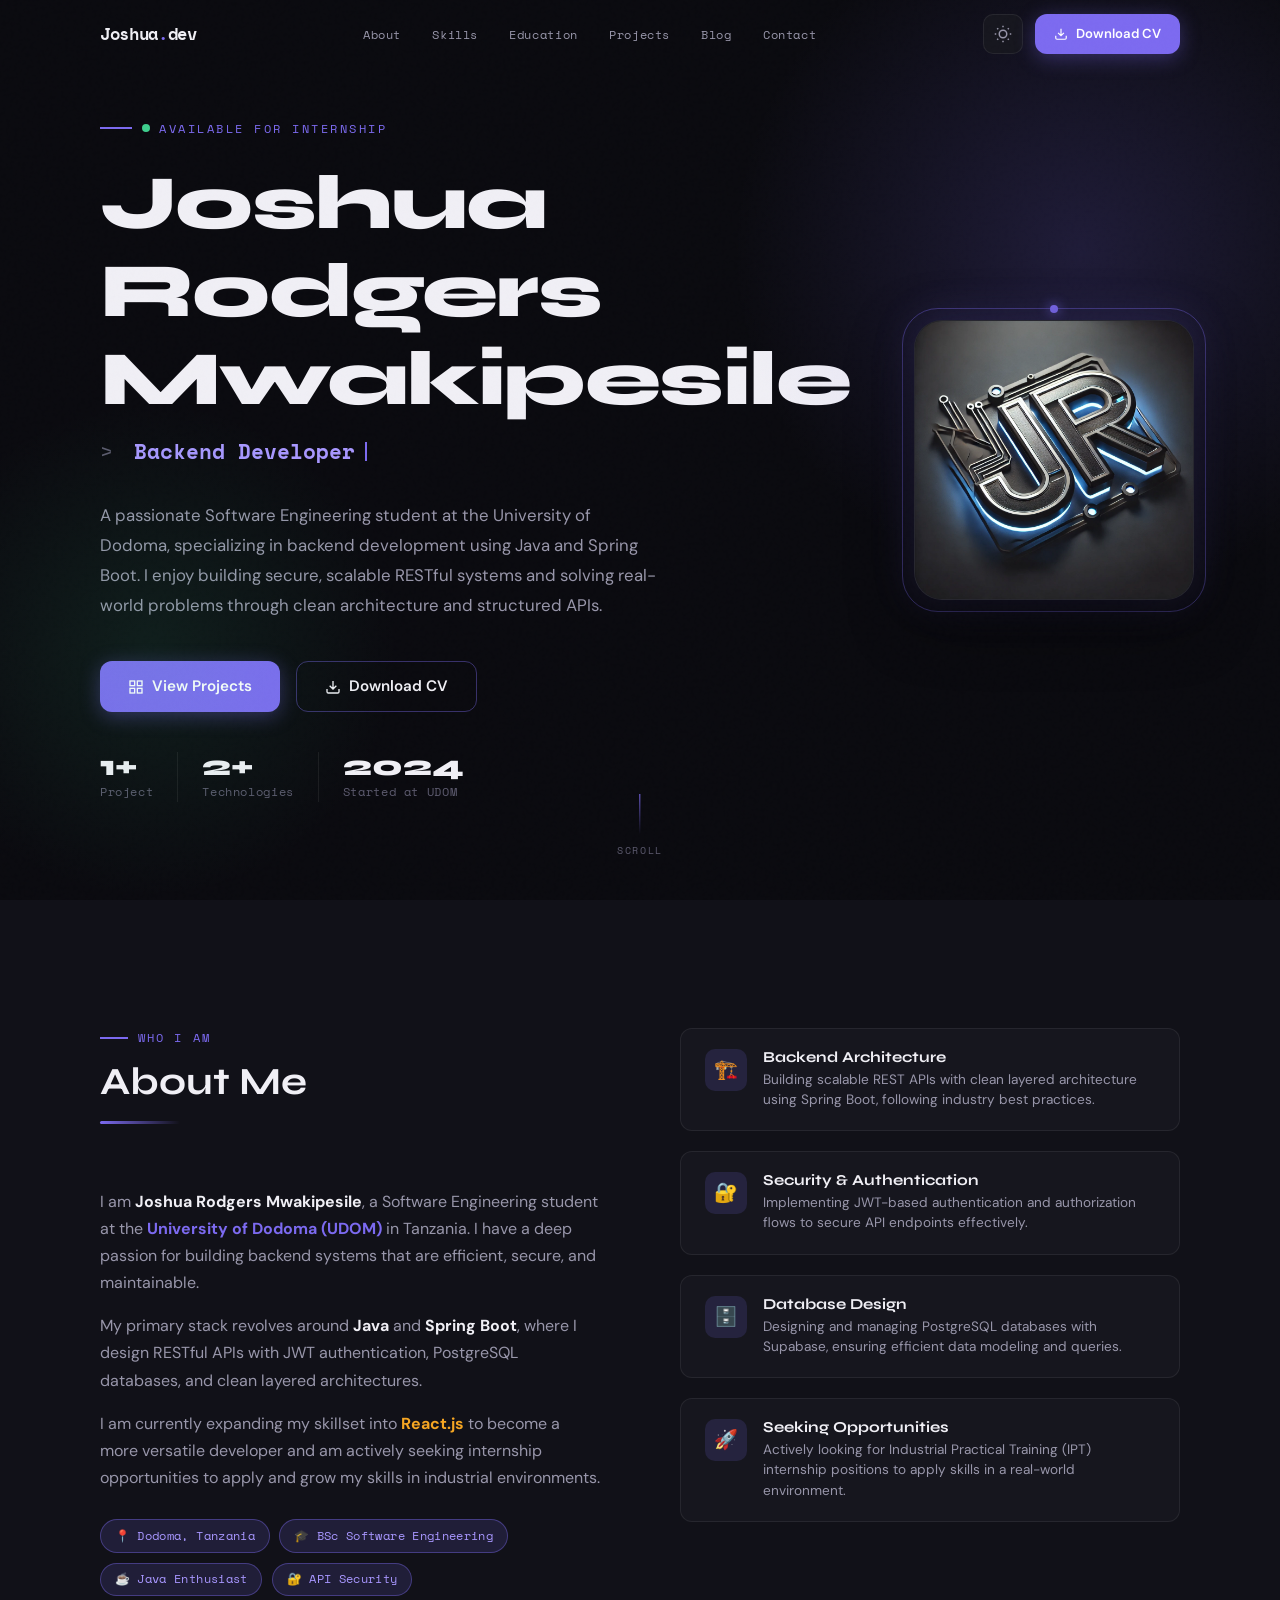
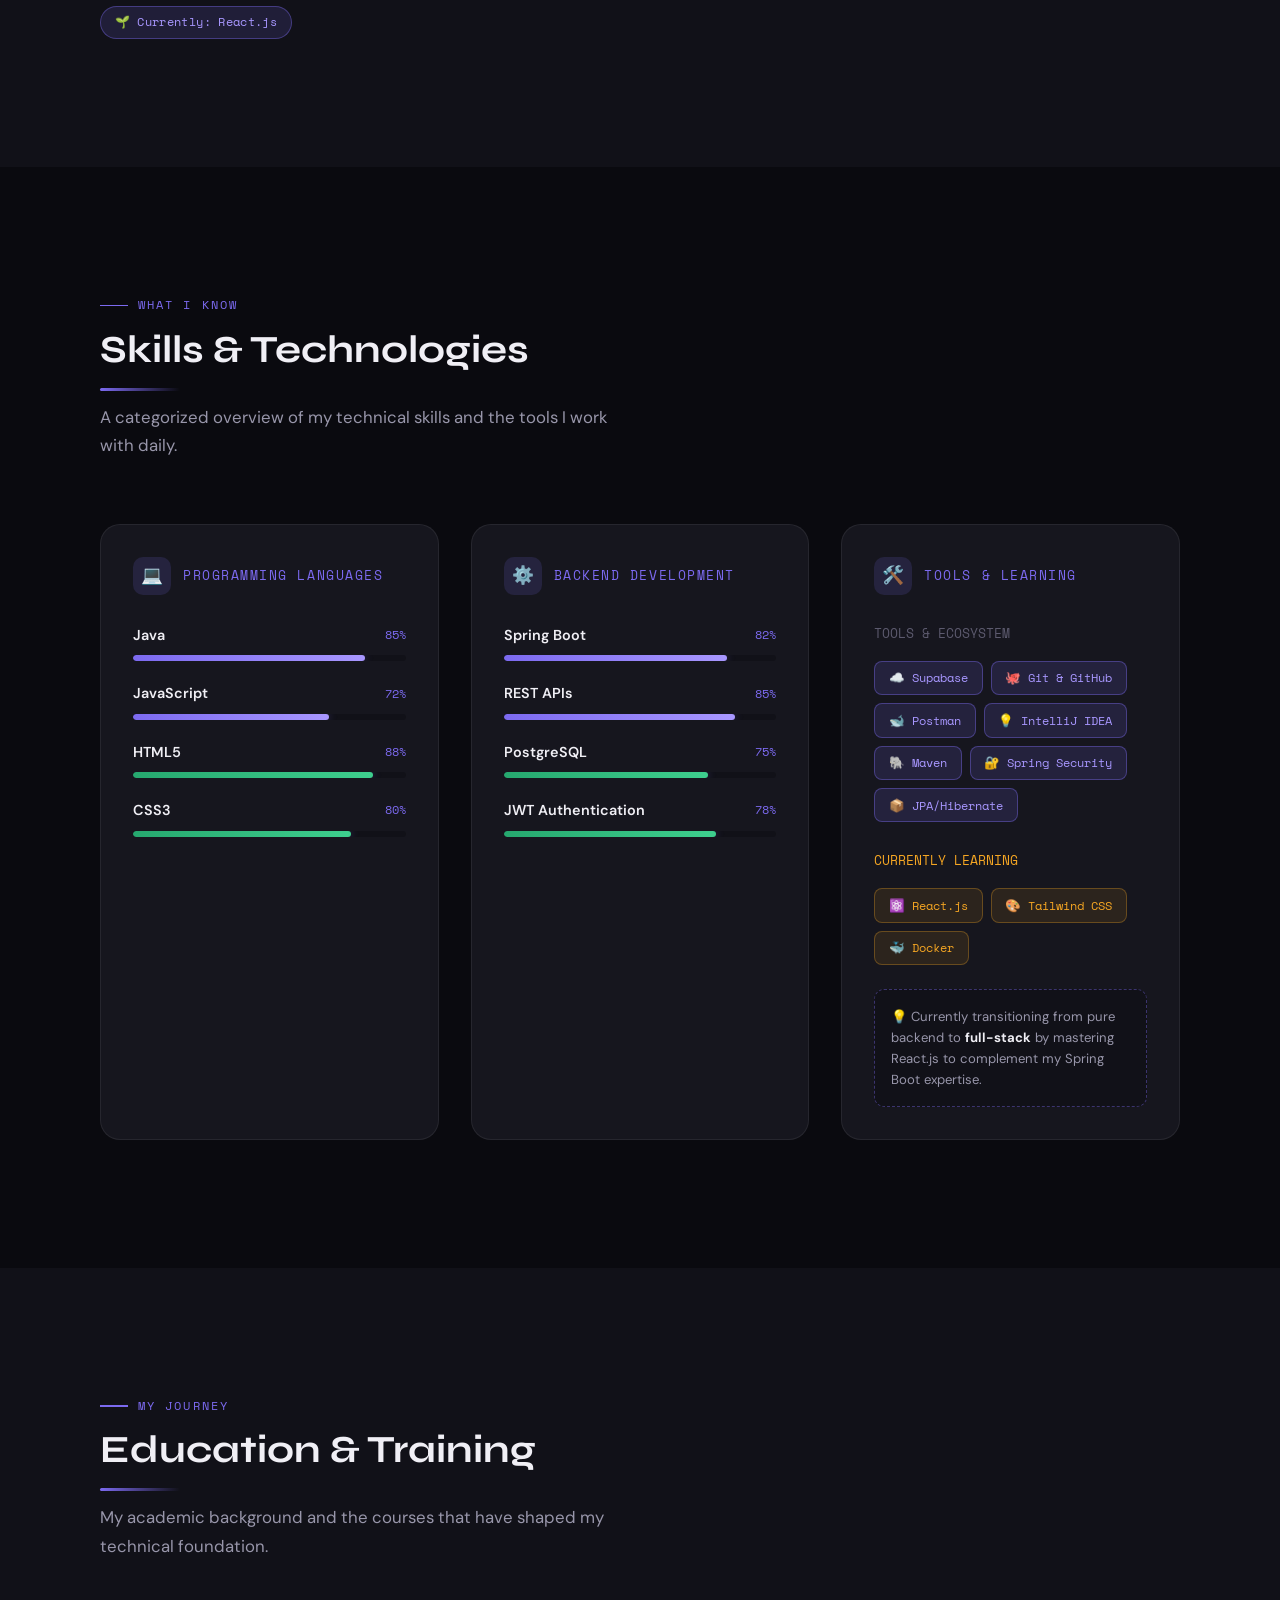
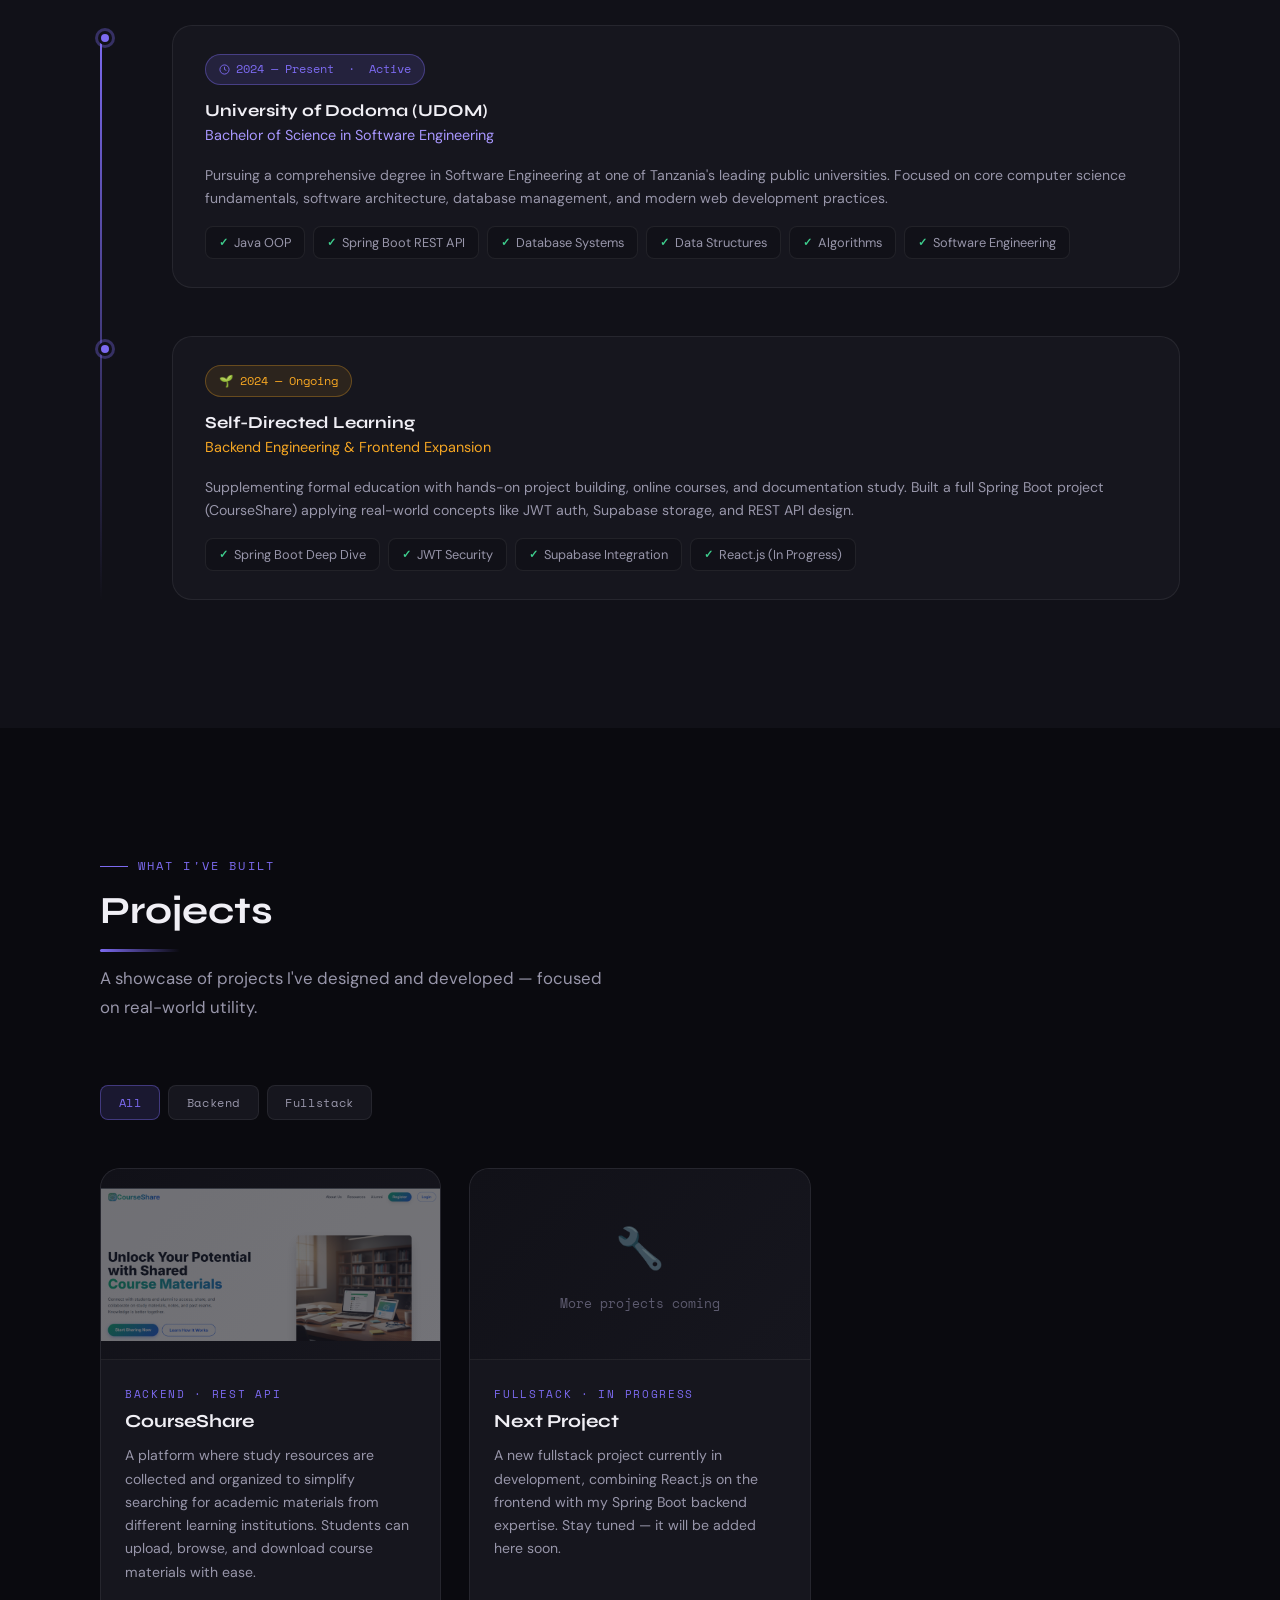
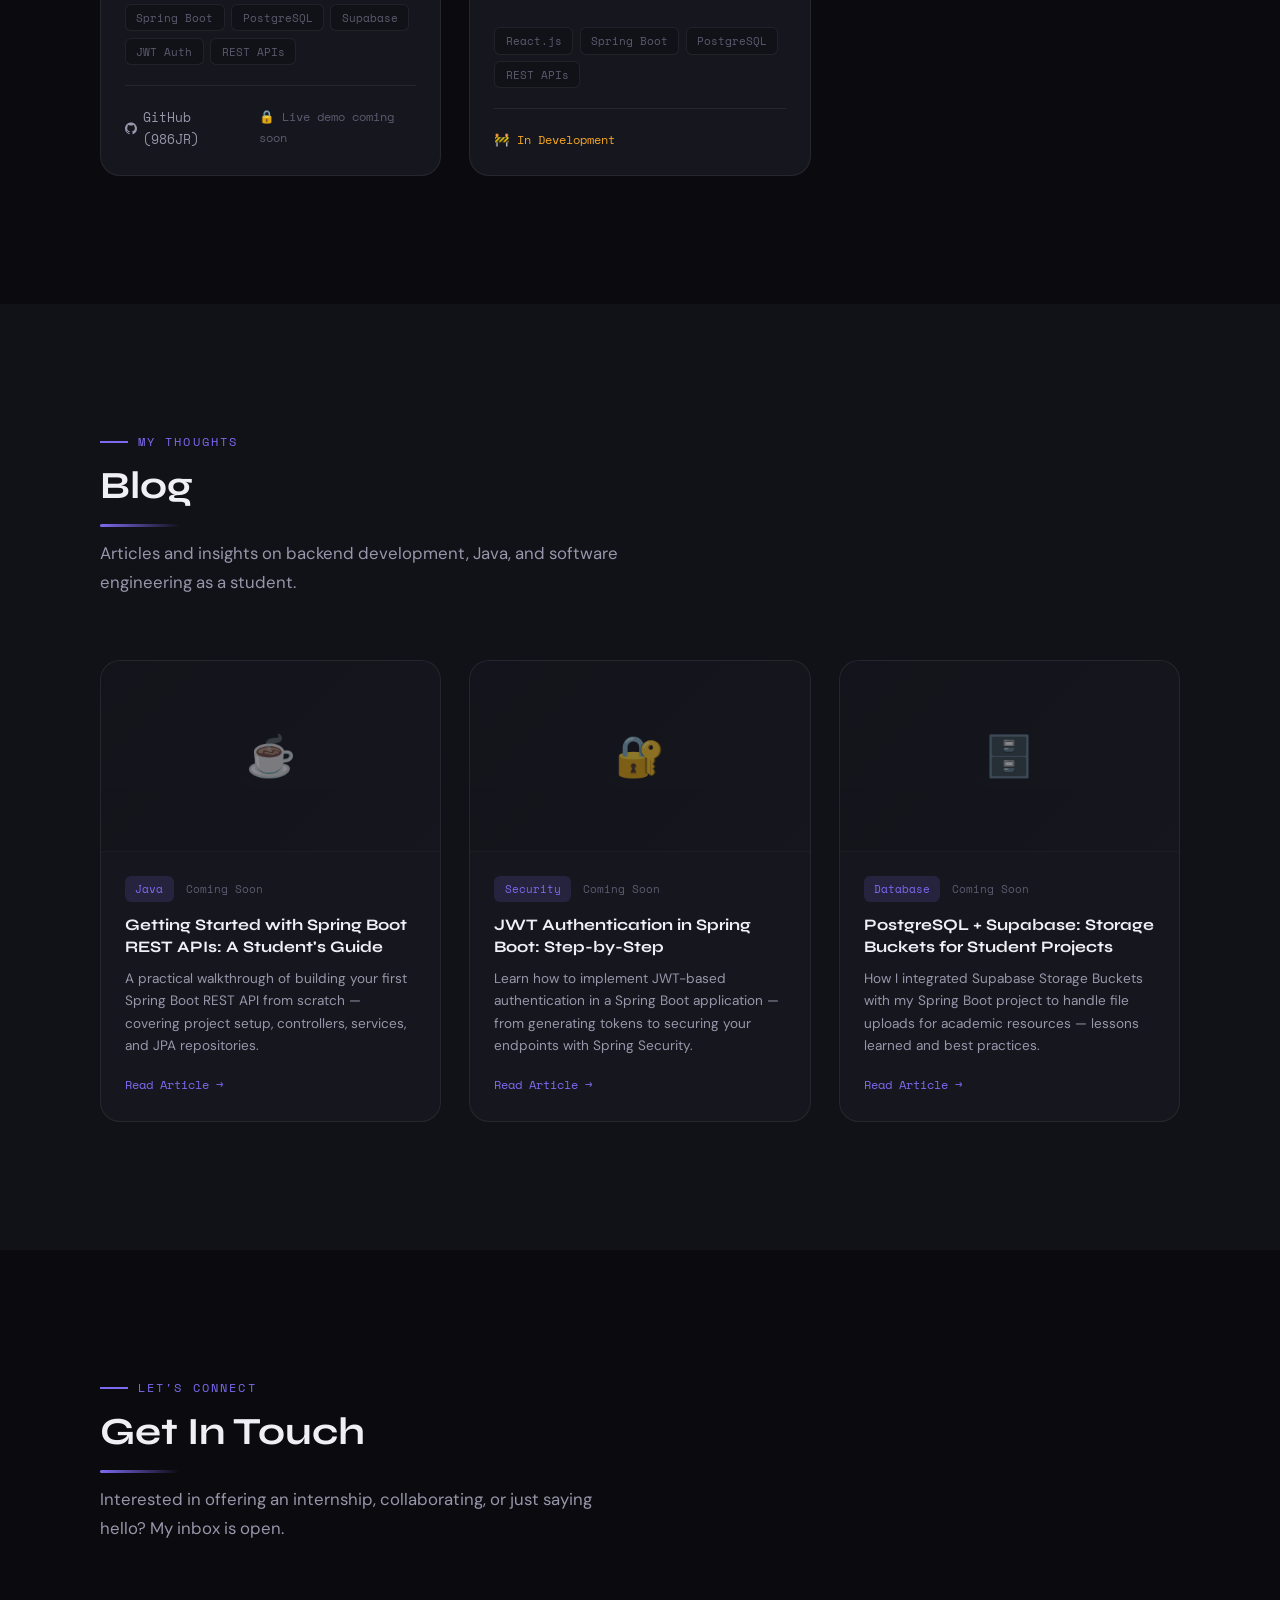
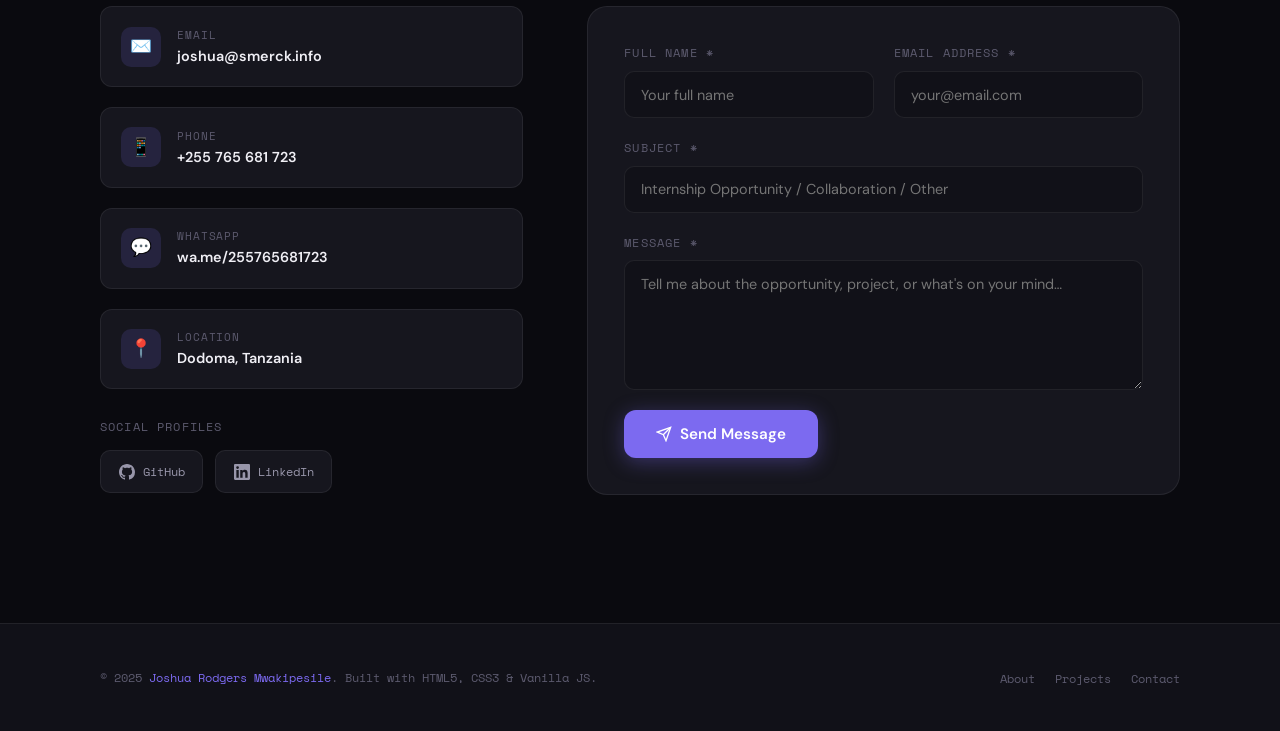
<file: index.html>
<!DOCTYPE html>
<html lang="en" data-theme="dark">
<head>
  <meta charset="UTF-8" />
  <meta name="viewport" content="width=device-width, initial-scale=1.0" />
  <meta name="description" content="Joshua Rodgers Mwakipesile — Software Engineering Student at UDOM. Backend Developer specializing in Java & Spring Boot. Seeking internship opportunities in Tanzania." />
  <meta name="keywords" content="Joshua Rodgers Mwakipesile, Software Engineering, Java, Spring Boot, Backend Developer, UDOM, Tanzania, Internship" />
  <meta name="author" content="Joshua Rodgers Mwakipesile" />

  <!-- Open Graph / Social -->
  <meta property="og:title" content="Joshua Rodgers Mwakipesile — Portfolio" />
  <meta property="og:description" content="Backend Developer · Spring Boot · Java · REST APIs" />
  <meta property="og:type" content="website" />

  <!-- Canonical -->
  <link rel="canonical" href="#" />
  <link rel="icon" type="image/png" href="assets/jr_png.png">

  <!-- Fonts -->
  <link rel="preconnect" href="https://fonts.googleapis.com" />
  <link rel="preconnect" href="https://fonts.gstatic.com" crossorigin />

  <!-- Stylesheet -->
  <link rel="stylesheet" href="css/style.css" />

  <title>Joshua Rodgers Mwakipesile — Software Engineering Student</title>
</head>
<body>

<!-- ═══════════════════════════════════════════════════════════
     NAVIGATION
═══════════════════════════════════════════════════════════ -->
<header id="navbar" role="banner">
  <div class="container">
    <nav class="nav-inner" aria-label="Primary navigation">

      <!-- Logo -->
      <a href="#hero" class="nav-logo" aria-label="Joshua Rodgers — Home">
        Joshua<span>.</span>dev
      </a>

      <!-- Desktop Links -->
      <ul class="nav-links" role="list">
        <li><a href="#about">About</a></li>
        <li><a href="#skills">Skills</a></li>
        <li><a href="#education">Education</a></li>
        <li><a href="#projects">Projects</a></li>
        <li><a href="#blog">Blog</a></li>
        <li><a href="#contact">Contact</a></li>
      </ul>

      <!-- Actions -->
      <div class="nav-actions">
        <button id="theme-toggle" class="theme-btn" aria-label="Toggle theme" title="Toggle theme"></button>
        <a href="assets/Joshua_Rodgers_CV.pdf" download class="btn btn-primary" style="padding:0.55rem 1.2rem; font-size:0.82rem;">
          <svg width="14" height="14" fill="none" stroke="currentColor" stroke-width="2" viewBox="0 0 24 24" aria-hidden="true">
            <path d="M21 15v4a2 2 0 0 1-2 2H5a2 2 0 0 1-2-2v-4M7 10l5 5 5-5M12 15V3"/>
          </svg>
          Download CV
        </a>
        <button id="hamburger" class="hamburger" aria-label="Toggle menu" aria-expanded="false">
          <span></span><span></span><span></span>
        </button>
      </div>

    </nav>
  </div>
</header>

<!-- Mobile Menu -->
<nav id="mobile-menu" class="mobile-menu" aria-label="Mobile navigation">
  <ul>
    <li><a href="#about">About</a></li>
    <li><a href="#skills">Skills</a></li>
    <li><a href="#education">Education</a></li>
    <li><a href="#projects">Projects</a></li>
    <li><a href="#blog">Blog</a></li>
    <li><a href="#contact">Contact</a></li>
    <li>
      <a href="assets/Joshua_Rodgers_CV.pdf" download style="color:var(--accent);">
        ↓ Download CV
      </a>
    </li>
  </ul>
</nav>


<!-- ═══════════════════════════════════════════════════════════
     HERO
═══════════════════════════════════════════════════════════ -->
<main>
<section id="hero" aria-label="Introduction">
  <div class="container">
    <div class="hero-grid">

      <!-- Text Content -->
      <div class="hero-content">

        <div class="hero-eyebrow">
          <div class="hero-dot"></div>
          Available for Internship
        </div>

        <h1 class="hero-name">Joshua Rodgers<br />Mwakipesile</h1>

        <!-- Typing Effect -->
        <div class="hero-typing-wrapper" aria-live="polite">
          <span class="typing-prefix">&gt;&nbsp;</span>
          <span id="typed-text" aria-label="Role"></span>
          <span class="cursor" aria-hidden="true"></span>
        </div>

        <p class="hero-bio">
          A passionate Software Engineering student at the University of Dodoma,
          specializing in backend development using Java and Spring Boot. I enjoy
          building secure, scalable RESTful systems and solving real-world problems
          through clean architecture and structured APIs.
        </p>

        <div class="hero-actions">
          <a href="#projects" class="btn btn-primary">
            <svg width="16" height="16" fill="none" stroke="currentColor" stroke-width="2" viewBox="0 0 24 24" aria-hidden="true">
              <rect x="3" y="3" width="7" height="7"/><rect x="14" y="3" width="7" height="7"/>
              <rect x="14" y="14" width="7" height="7"/><rect x="3" y="14" width="7" height="7"/>
            </svg>
            View Projects
          </a>
          <a href="assets/Joshua_Rodgers_CV.pdf" download class="btn btn-outline">
            <svg width="16" height="16" fill="none" stroke="currentColor" stroke-width="2" viewBox="0 0 24 24" aria-hidden="true">
              <path d="M21 15v4a2 2 0 0 1-2 2H5a2 2 0 0 1-2-2v-4M7 10l5 5 5-5M12 15V3"/>
            </svg>
            Download CV
          </a>
        </div>

        <div class="hero-stats">
          <div class="stat-item">
            <span class="stat-num">1+</span>
            <span class="stat-label">Project</span>
          </div>
          <div class="stat-divider" aria-hidden="true"></div>
          <div class="stat-item">
            <span class="stat-num">2+</span>
            <span class="stat-label">Technologies</span>
          </div>
          <div class="stat-divider" aria-hidden="true"></div>
          <div class="stat-item">
            <span class="stat-num">2024</span>
            <span class="stat-label">Started at UDOM</span>
          </div>
        </div>

      </div>

      <!-- Profile Avatar -->
      <div class="hero-avatar-wrap" aria-hidden="true">
        <div class="avatar-ring">
        </div>
        <div class="hero-avatar">
            <img src="assets/jr_png.png">
          <div class="avatar-placeholder">
            <div class="avatar-icon"><img src="assets/jr_png.png"></div>
            <span class="avatar-initials">JRM</span>
          </div>
        </div>
      </div>

    </div><!-- /hero-grid -->
  </div>

  <div class="scroll-indicator" aria-hidden="true">
    <div class="scroll-line"></div>
    <span>Scroll</span>
  </div>
</section>


<!-- ═══════════════════════════════════════════════════════════
     ABOUT
═══════════════════════════════════════════════════════════ -->
<section id="about" aria-labelledby="about-title">
  <div class="container">
    <div class="about-grid">

      <!-- Left -->
      <div>
        <div class="section-header reveal">
          <p class="section-label">Who I Am</p>
          <h2 class="section-title" id="about-title">About Me</h2>
          <div class="section-divider"></div>
        </div>

        <p class="reveal delay-1" style="margin-bottom:1rem;">
          I am <strong style="color:var(--text-primary)">Joshua Rodgers Mwakipesile</strong>, a Software Engineering student at the
          <strong style="color:var(--accent)">University of Dodoma (UDOM)</strong> in Tanzania. I have a deep passion for building
          backend systems that are efficient, secure, and maintainable.
        </p>
        <p class="reveal delay-2" style="margin-bottom:1rem;">
          My primary stack revolves around <strong style="color:var(--text-primary)">Java</strong> and
          <strong style="color:var(--text-primary)">Spring Boot</strong>, where I design RESTful APIs with JWT authentication,
          PostgreSQL databases, and clean layered architectures.
        </p>
        <p class="reveal delay-3" style="margin-bottom:1.75rem;">
          I am currently expanding my skillset into <strong style="color:var(--amber)">React.js</strong> to become a more
          versatile developer and am actively seeking internship opportunities to apply and grow my skills in industrial
          environments.
        </p>

        <div class="about-tags reveal delay-4" aria-label="Tags">
          <span class="tag">📍 Dodoma, Tanzania</span>
          <span class="tag">🎓 BSc Software Engineering</span>
          <span class="tag">☕ Java Enthusiast</span>
          <span class="tag">🔐 API Security</span>
          <span class="tag">🌱 Currently: React.js</span>
        </div>
      </div>

      <!-- Right — Highlights -->
      <div class="about-highlights" role="list">
        <div class="highlight-card reveal delay-1" role="listitem">
          <div class="highlight-icon" aria-hidden="true">🏗️</div>
          <div class="highlight-body">
            <h4>Backend Architecture</h4>
            <p>Building scalable REST APIs with clean layered architecture using Spring Boot, following industry best practices.</p>
          </div>
        </div>
        <div class="highlight-card reveal delay-2" role="listitem">
          <div class="highlight-icon" aria-hidden="true">🔐</div>
          <div class="highlight-body">
            <h4>Security & Authentication</h4>
            <p>Implementing JWT-based authentication and authorization flows to secure API endpoints effectively.</p>
          </div>
        </div>
        <div class="highlight-card reveal delay-3" role="listitem">
          <div class="highlight-icon" aria-hidden="true">🗄️</div>
          <div class="highlight-body">
            <h4>Database Design</h4>
            <p>Designing and managing PostgreSQL databases with Supabase, ensuring efficient data modeling and queries.</p>
          </div>
        </div>
        <div class="highlight-card reveal delay-4" role="listitem">
          <div class="highlight-icon" aria-hidden="true">🚀</div>
          <div class="highlight-body">
            <h4>Seeking Opportunities</h4>
            <p>Actively looking for Industrial Practical Training (IPT) internship positions to apply skills in a real-world environment.</p>
          </div>
        </div>
      </div>

    </div>
  </div>
</section>


<!-- ═══════════════════════════════════════════════════════════
     SKILLS
═══════════════════════════════════════════════════════════ -->
<section id="skills" aria-labelledby="skills-title">
  <div class="container">

    <div class="section-header reveal">
      <p class="section-label">What I Know</p>
      <h2 class="section-title" id="skills-title">Skills &amp; Technologies</h2>
      <div class="section-divider"></div>
      <p class="section-desc">A categorized overview of my technical skills and the tools I work with daily.</p>
    </div>

    <div class="skills-grid">

      <!-- Programming Languages -->
      <div class="skill-group reveal delay-1">
        <div class="skill-group-header">
          <div class="skill-group-icon" aria-hidden="true">💻</div>
          <span class="skill-group-title">Programming Languages</span>
        </div>

        <div class="skill-item">
          <div class="skill-meta">
            <span class="skill-name">Java</span>
            <span class="skill-pct">85%</span>
          </div>
          <div class="skill-bar-track" role="progressbar" aria-valuenow="85" aria-valuemin="0" aria-valuemax="100" aria-label="Java proficiency 85%">
            <div class="skill-bar-fill" data-pct="85"></div>
          </div>
        </div>

        <div class="skill-item">
          <div class="skill-meta">
            <span class="skill-name">JavaScript</span>
            <span class="skill-pct">72%</span>
          </div>
          <div class="skill-bar-track" role="progressbar" aria-valuenow="72" aria-valuemin="0" aria-valuemax="100" aria-label="JavaScript proficiency 72%">
            <div class="skill-bar-fill" data-pct="72"></div>
          </div>
        </div>

        <div class="skill-item">
          <div class="skill-meta">
            <span class="skill-name">HTML5</span>
            <span class="skill-pct">88%</span>
          </div>
          <div class="skill-bar-track" role="progressbar" aria-valuenow="88" aria-valuemin="0" aria-valuemax="100" aria-label="HTML5 proficiency 88%">
            <div class="skill-bar-fill green" data-pct="88"></div>
          </div>
        </div>

        <div class="skill-item">
          <div class="skill-meta">
            <span class="skill-name">CSS3</span>
            <span class="skill-pct">80%</span>
          </div>
          <div class="skill-bar-track" role="progressbar" aria-valuenow="80" aria-valuemin="0" aria-valuemax="100" aria-label="CSS3 proficiency 80%">
            <div class="skill-bar-fill green" data-pct="80"></div>
          </div>
        </div>

      </div>

      <!-- Backend -->
      <div class="skill-group reveal delay-2">
        <div class="skill-group-header">
          <div class="skill-group-icon" aria-hidden="true">⚙️</div>
          <span class="skill-group-title">Backend Development</span>
        </div>

        <div class="skill-item">
          <div class="skill-meta">
            <span class="skill-name">Spring Boot</span>
            <span class="skill-pct">82%</span>
          </div>
          <div class="skill-bar-track" role="progressbar" aria-valuenow="82" aria-valuemin="0" aria-valuemax="100" aria-label="Spring Boot proficiency 82%">
            <div class="skill-bar-fill" data-pct="82"></div>
          </div>
        </div>

        <div class="skill-item">
          <div class="skill-meta">
            <span class="skill-name">REST APIs</span>
            <span class="skill-pct">85%</span>
          </div>
          <div class="skill-bar-track" role="progressbar" aria-valuenow="85" aria-valuemin="0" aria-valuemax="100" aria-label="REST APIs proficiency 85%">
            <div class="skill-bar-fill" data-pct="85"></div>
          </div>
        </div>

        <div class="skill-item">
          <div class="skill-meta">
            <span class="skill-name">PostgreSQL</span>
            <span class="skill-pct">75%</span>
          </div>
          <div class="skill-bar-track" role="progressbar" aria-valuenow="75" aria-valuemin="0" aria-valuemax="100" aria-label="PostgreSQL proficiency 75%">
            <div class="skill-bar-fill green" data-pct="75"></div>
          </div>
        </div>

        <div class="skill-item">
          <div class="skill-meta">
            <span class="skill-name">JWT Authentication</span>
            <span class="skill-pct">78%</span>
          </div>
          <div class="skill-bar-track" role="progressbar" aria-valuenow="78" aria-valuemin="0" aria-valuemax="100" aria-label="JWT Authentication proficiency 78%">
            <div class="skill-bar-fill green" data-pct="78"></div>
          </div>
        </div>

      </div>

      <!-- Tools & Currently Learning -->
      <div class="skill-group reveal delay-3">
        <div class="skill-group-header">
          <div class="skill-group-icon" aria-hidden="true">🛠️</div>
          <span class="skill-group-title">Tools &amp; Learning</span>
        </div>

        <p style="font-size:0.8rem;color:var(--text-muted);font-family:var(--font-mono);margin-bottom:1rem;">TOOLS &amp; ECOSYSTEM</p>
        <div class="tech-chips" style="margin-bottom:1.75rem;">
          <span class="chip">☁️ Supabase</span>
          <span class="chip">🐙 Git &amp; GitHub</span>
          <span class="chip">🐋 Postman</span>
          <span class="chip">💡 IntelliJ IDEA</span>
          <span class="chip">🐘 Maven</span>
          <span class="chip">🔐 Spring Security</span>
          <span class="chip">📦 JPA/Hibernate</span>
        </div>

        <p style="font-size:0.8rem;color:var(--amber);font-family:var(--font-mono);margin-bottom:1rem;">CURRENTLY LEARNING</p>
        <div class="tech-chips">
          <span class="chip learning">⚛️ React.js</span>
          <span class="chip learning">🎨 Tailwind CSS</span>
          <span class="chip learning">🐳 Docker</span>
        </div>

        <div style="margin-top:1.5rem;padding:1rem;background:var(--bg-secondary);border-radius:10px;border:1px dashed var(--border-accent);">
          <p style="font-size:0.82rem;color:var(--text-secondary);line-height:1.6;margin:0;">
            <span style="color:var(--amber);">💡</span> Currently transitioning from pure backend to
            <strong style="color:var(--text-primary)">full-stack</strong> by mastering React.js to complement
            my Spring Boot expertise.
          </p>
        </div>

      </div>

    </div><!-- /skills-grid -->
  </div>
</section>


<!-- ═══════════════════════════════════════════════════════════
     EDUCATION
═══════════════════════════════════════════════════════════ -->
<section id="education" aria-labelledby="edu-title">
  <div class="container">
    <div class="section-header reveal">
      <p class="section-label">My Journey</p>
      <h2 class="section-title" id="edu-title">Education &amp; Training</h2>
      <div class="section-divider"></div>
      <p class="section-desc">My academic background and the courses that have shaped my technical foundation.</p>
    </div>

    <div class="timeline" role="list">

      <!-- UDOM -->
      <div class="timeline-item" role="listitem">
        <div class="timeline-dot" aria-hidden="true"></div>
        <div class="timeline-card">
          <div class="timeline-badge">
            <svg width="11" height="11" fill="none" stroke="currentColor" stroke-width="2" viewBox="0 0 24 24" aria-hidden="true"><circle cx="12" cy="12" r="10"/><path d="M12 6v6l4 2"/></svg>
            2024 — Present &nbsp;·&nbsp; Active
          </div>
          <h3 class="timeline-inst">University of Dodoma (UDOM)</h3>
          <p class="timeline-degree">Bachelor of Science in Software Engineering</p>
          <p style="font-size:0.88rem;line-height:1.65;">
            Pursuing a comprehensive degree in Software Engineering at one of Tanzania's leading public universities.
            Focused on core computer science fundamentals, software architecture, database management, and modern web development
            practices.
          </p>
          <div class="course-list" aria-label="Completed courses">
            <span class="course-pill">Java OOP</span>
            <span class="course-pill">Spring Boot REST API</span>
            <span class="course-pill">Database Systems</span>
            <span class="course-pill">Data Structures</span>
            <span class="course-pill">Algorithms</span>
            <span class="course-pill">Software Engineering</span>
          </div>
        </div>
      </div>

      <!-- Self-Learning -->
      <div class="timeline-item" role="listitem">
        <div class="timeline-dot" aria-hidden="true"></div>
        <div class="timeline-card">
          <div class="timeline-badge" style="background:rgba(245,166,35,0.1);border-color:rgba(245,166,35,0.3);color:var(--amber);">
            🌱 2024 — Ongoing
          </div>
          <h3 class="timeline-inst">Self-Directed Learning</h3>
          <p class="timeline-degree" style="color:var(--amber);">Backend Engineering &amp; Frontend Expansion</p>
          <p style="font-size:0.88rem;line-height:1.65;">
            Supplementing formal education with hands-on project building, online courses, and documentation study.
            Built a full Spring Boot project (CourseShare) applying real-world concepts like JWT auth, Supabase storage, and REST API design.
          </p>
          <div class="course-list">
            <span class="course-pill">Spring Boot Deep Dive</span>
            <span class="course-pill">JWT Security</span>
            <span class="course-pill">Supabase Integration</span>
            <span class="course-pill">React.js (In Progress)</span>
          </div>
        </div>
      </div>

    </div><!-- /timeline -->
  </div>
</section>


<!-- ═══════════════════════════════════════════════════════════
     PROJECTS
═══════════════════════════════════════════════════════════ -->
<section id="projects" aria-labelledby="projects-title">
  <div class="container">

    <div class="section-header reveal">
      <p class="section-label">What I've Built</p>
      <h2 class="section-title" id="projects-title">Projects</h2>
      <div class="section-divider"></div>
      <p class="section-desc">A showcase of projects I've designed and developed — focused on real-world utility.</p>
    </div>

    <!-- Filters -->
    <div class="project-filters reveal" role="group" aria-label="Filter projects by category">
      <button class="filter-btn active" data-filter="all" aria-pressed="true">All</button>
      <button class="filter-btn" data-filter="backend" aria-pressed="false">Backend</button>
      <button class="filter-btn" data-filter="fullstack" aria-pressed="false">Fullstack</button>
    </div>

    <!-- Grid -->
    <div class="projects-grid">

      <!-- CourseShare -->
      <article class="project-card reveal delay-1" data-category="backend" aria-labelledby="proj1-title">
        <div class="project-thumb">
          <div class="project-thumb-placeholder">
            <div class="project-thumb-icon">
                <img src="assets/image.png">
            </div>
            <!--<span>CourseShare Platform</span> -->
          </div>
          <div class="project-overlay" aria-hidden="true">
            <a href="https://github.com/986JR" target="_blank" rel="noopener noreferrer" class="overlay-btn" title="View on GitHub" aria-label="View CourseShare on GitHub">
              <svg width="16" height="16" fill="currentColor" viewBox="0 0 24 24"><path d="M12 0C5.37 0 0 5.37 0 12c0 5.31 3.435 9.795 8.205 11.385.6.105.825-.255.825-.57 0-.285-.015-1.23-.015-2.235-3.015.555-3.795-.735-4.035-1.41-.135-.345-.72-1.41-1.23-1.695-.42-.225-1.02-.78-.015-.795.945-.015 1.62.87 1.845 1.23 1.08 1.815 2.805 1.305 3.495.99.105-.78.42-1.305.765-1.605-2.67-.3-5.46-1.335-5.46-5.925 0-1.305.465-2.385 1.23-3.225-.12-.3-.54-1.53.12-3.18 0 0 1.005-.315 3.3 1.23.96-.27 1.98-.405 3-.405s2.04.135 3 .405c2.295-1.56 3.3-1.23 3.3-1.23.66 1.65.24 2.88.12 3.18.765.84 1.23 1.905 1.23 3.225 0 4.605-2.805 5.625-5.475 5.925.435.375.81 1.095.81 2.22 0 1.605-.015 2.895-.015 3.3 0 .315.225.69.825.57A12.02 12.02 0 0 0 24 12c0-6.63-5.37-12-12-12z"/></svg>
            </a>
            <a href="#" class="overlay-btn" style="background:var(--bg-secondary);color:var(--text-secondary);" title="Live demo coming soon" aria-label="Live demo coming soon">
              <svg width="16" height="16" fill="none" stroke="currentColor" stroke-width="2" viewBox="0 0 24 24"><path d="M18 13v6a2 2 0 0 1-2 2H5a2 2 0 0 1-2-2V8a2 2 0 0 1 2-2h6M15 3h6v6M10 14L21 3"/></svg>
            </a>
          </div>
        </div>
        <div class="project-body">
          <p class="project-cat">Backend · REST API</p>
          <h3 class="project-title" id="proj1-title">CourseShare</h3>
          <p class="project-desc">
            A platform where study resources are collected and organized to simplify
            searching for academic materials from different learning institutions. Students can
            upload, browse, and download course materials with ease.
          </p>
          <div class="project-stack" aria-label="Technologies used">
            <span class="stack-tag">Spring Boot</span>
            <span class="stack-tag">PostgreSQL</span>
            <span class="stack-tag">Supabase</span>
            <span class="stack-tag">JWT Auth</span>
            <span class="stack-tag">REST APIs</span>
          </div>
          <div class="project-links">
            <a href="https://github.com/986JR" target="_blank" rel="noopener noreferrer" class="project-link" aria-label="View CourseShare source code on GitHub">
              <svg width="13" height="13" fill="currentColor" viewBox="0 0 24 24" aria-hidden="true"><path d="M12 0C5.37 0 0 5.37 0 12c0 5.31 3.435 9.795 8.205 11.385.6.105.825-.255.825-.57 0-.285-.015-1.23-.015-2.235-3.015.555-3.795-.735-4.035-1.41-.135-.345-.72-1.41-1.23-1.695-.42-.225-1.02-.78-.015-.795.945-.015 1.62.87 1.845 1.23 1.08 1.815 2.805 1.305 3.495.99.105-.78.42-1.305.765-1.605-2.67-.3-5.46-1.335-5.46-5.925 0-1.305.465-2.385 1.23-3.225-.12-.3-.54-1.53.12-3.18 0 0 1.005-.315 3.3 1.23.96-.27 1.98-.405 3-.405s2.04.135 3 .405c2.295-1.56 3.3-1.23 3.3-1.23.66 1.65.24 2.88.12 3.18.765.84 1.23 1.905 1.23 3.225 0 4.605-2.805 5.625-5.475 5.925.435.375.81 1.095.81 2.22 0 1.605-.015 2.895-.015 3.3 0 .315.225.69.825.57A12.02 12.02 0 0 0 24 12c0-6.63-5.37-12-12-12z"/></svg>
              GitHub (986JR)
            </a>
            <span style="color:var(--text-muted);font-family:var(--font-mono);font-size:0.78rem;">
              🔒 Live demo coming soon
            </span>
          </div>
        </div>
      </article>

      <!-- Placeholder project 2 -->
      <article class="project-card reveal delay-2" data-category="fullstack" aria-labelledby="proj2-title">
        <div class="project-thumb">
          <div class="project-thumb-placeholder">
            <div class="project-thumb-icon">🔧</div>
            <span>More projects coming</span>
          </div>
        </div>
        <div class="project-body">
          <p class="project-cat">Fullstack · In Progress</p>
          <h3 class="project-title" id="proj2-title">Next Project</h3>
          <p class="project-desc">
            A new fullstack project currently in development, combining React.js on the frontend
            with my Spring Boot backend expertise. Stay tuned — it will be added here soon.
          </p>
          <div class="project-stack">
            <span class="stack-tag">React.js</span>
            <span class="stack-tag">Spring Boot</span>
            <span class="stack-tag">PostgreSQL</span>
            <span class="stack-tag">REST APIs</span>
          </div>
          <div class="project-links">
            <span style="color:var(--amber);font-family:var(--font-mono);font-size:0.78rem;">
              🚧 In Development
            </span>
          </div>
        </div>
      </article>

    </div><!-- /projects-grid -->
  </div>
</section>


<!-- ═══════════════════════════════════════════════════════════
     BLOG
═══════════════════════════════════════════════════════════ -->
<section id="blog" aria-labelledby="blog-title">
  <div class="container">

    <div class="section-header reveal">
      <p class="section-label">My Thoughts</p>
      <h2 class="section-title" id="blog-title">Blog</h2>
      <div class="section-divider"></div>
      <p class="section-desc">Articles and insights on backend development, Java, and software engineering as a student.</p>
    </div>

    <div class="blog-grid">

      <article class="blog-card reveal delay-1">
        <div class="blog-thumb" aria-hidden="true">☕</div>
        <div class="blog-body">
          <div class="blog-meta">
            <span class="blog-tag">Java</span>
            <span class="blog-date">Coming Soon</span>
          </div>
          <h3 class="blog-title">Getting Started with Spring Boot REST APIs: A Student's Guide</h3>
          <p class="blog-excerpt">
            A practical walkthrough of building your first Spring Boot REST API from scratch — covering project setup,
            controllers, services, and JPA repositories.
          </p>
          <span class="blog-read-more">Read Article →</span>
        </div>
      </article>

      <article class="blog-card reveal delay-2">
        <div class="blog-thumb" aria-hidden="true">🔐</div>
        <div class="blog-body">
          <div class="blog-meta">
            <span class="blog-tag">Security</span>
            <span class="blog-date">Coming Soon</span>
          </div>
          <h3 class="blog-title">JWT Authentication in Spring Boot: Step-by-Step</h3>
          <p class="blog-excerpt">
            Learn how to implement JWT-based authentication in a Spring Boot application — from generating tokens to
            securing your endpoints with Spring Security.
          </p>
          <span class="blog-read-more">Read Article →</span>
        </div>
      </article>

      <article class="blog-card reveal delay-3">
        <div class="blog-thumb" aria-hidden="true">🗄️</div>
        <div class="blog-body">
          <div class="blog-meta">
            <span class="blog-tag">Database</span>
            <span class="blog-date">Coming Soon</span>
          </div>
          <h3 class="blog-title">PostgreSQL + Supabase: Storage Buckets for Student Projects</h3>
          <p class="blog-excerpt">
            How I integrated Supabase Storage Buckets with my Spring Boot project to handle file uploads for academic
            resources — lessons learned and best practices.
          </p>
          <span class="blog-read-more">Read Article →</span>
        </div>
      </article>

    </div>

  </div>
</section>


<!-- ═══════════════════════════════════════════════════════════
     CONTACT
═══════════════════════════════════════════════════════════ -->
<section id="contact" aria-labelledby="contact-title">
  <div class="container">

    <div class="section-header reveal">
      <p class="section-label">Let's Connect</p>
      <h2 class="section-title" id="contact-title">Get In Touch</h2>
      <div class="section-divider"></div>
      <p class="section-desc">Interested in offering an internship, collaborating, or just saying hello? My inbox is open.</p>
    </div>

    <div class="contact-grid">

      <!-- Contact Info -->
      <div class="reveal-left" aria-label="Contact information">
        <div class="contact-info">

          <a href="mailto:joshua@smerck.info" class="contact-item" aria-label="Send email to Joshua">
            <div class="contact-icon" aria-hidden="true">✉️</div>
            <div>
              <div class="contact-label">Email</div>
              <div class="contact-value">joshua@smerck.info</div>
            </div>
          </a>

          <a href="tel:+255765681723" class="contact-item" aria-label="Call Joshua">
            <div class="contact-icon" aria-hidden="true">📱</div>
            <div>
              <div class="contact-label">Phone</div>
              <div class="contact-value">+255 765 681 723</div>
            </div>
          </a>

          <a href="https://wa.me/255765681723" target="_blank" rel="noopener noreferrer" class="contact-item" aria-label="Message Joshua on WhatsApp">
            <div class="contact-icon" aria-hidden="true">💬</div>
            <div>
              <div class="contact-label">WhatsApp</div>
              <div class="contact-value">wa.me/255765681723</div>
            </div>
          </a>

          <div class="contact-item" style="cursor:default;">
            <div class="contact-icon" aria-hidden="true">📍</div>
            <div>
              <div class="contact-label">Location</div>
              <div class="contact-value">Dodoma, Tanzania</div>
            </div>
          </div>

        </div>

        <!-- Social Links -->
        <div style="margin-top:1.75rem;">
          <p style="font-family:var(--font-mono);font-size:0.72rem;letter-spacing:0.1em;text-transform:uppercase;color:var(--text-muted);margin-bottom:0.85rem;">
            Social Profiles
          </p>
          <div class="social-row">
            <a href="https://github.com/986JR" target="_blank" rel="noopener noreferrer" class="social-btn" aria-label="Visit Joshua's GitHub profile">
              <svg width="16" height="16" fill="currentColor" viewBox="0 0 24 24" aria-hidden="true"><path d="M12 0C5.37 0 0 5.37 0 12c0 5.31 3.435 9.795 8.205 11.385.6.105.825-.255.825-.57 0-.285-.015-1.23-.015-2.235-3.015.555-3.795-.735-4.035-1.41-.135-.345-.72-1.41-1.23-1.695-.42-.225-1.02-.78-.015-.795.945-.015 1.62.87 1.845 1.23 1.08 1.815 2.805 1.305 3.495.99.105-.78.42-1.305.765-1.605-2.67-.3-5.46-1.335-5.46-5.925 0-1.305.465-2.385 1.23-3.225-.12-.3-.54-1.53.12-3.18 0 0 1.005-.315 3.3 1.23.96-.27 1.98-.405 3-.405s2.04.135 3 .405c2.295-1.56 3.3-1.23 3.3-1.23.66 1.65.24 2.88.12 3.18.765.84 1.23 1.905 1.23 3.225 0 4.605-2.805 5.625-5.475 5.925.435.375.81 1.095.81 2.22 0 1.605-.015 2.895-.015 3.3 0 .315.225.69.825.57A12.02 12.02 0 0 0 24 12c0-6.63-5.37-12-12-12z"/></svg>
              GitHub
            </a>
            <a href="https://linkedin.com/in/Joshuarodgers9" target="_blank" rel="noopener noreferrer" class="social-btn" aria-label="Visit Joshua's LinkedIn profile">
              <svg width="16" height="16" fill="currentColor" viewBox="0 0 24 24" aria-hidden="true"><path d="M20.447 20.452h-3.554v-5.569c0-1.328-.027-3.037-1.852-3.037-1.853 0-2.136 1.445-2.136 2.939v5.667H9.351V9h3.414v1.561h.046c.477-.9 1.637-1.85 3.37-1.85 3.601 0 4.267 2.37 4.267 5.455v6.286zM5.337 7.433a2.062 2.062 0 0 1-2.063-2.065 2.064 2.064 0 1 1 2.063 2.065zm1.782 13.019H3.555V9h3.564v11.452zM22.225 0H1.771C.792 0 0 .774 0 1.729v20.542C0 23.227.792 24 1.771 24h20.451C23.2 24 24 23.227 24 22.271V1.729C24 .774 23.2 0 22.222 0h.003z"/></svg>
              LinkedIn
            </a>
          </div>
        </div>
      </div>

      <!-- Contact Form -->
      <div class="reveal-right">
        <form id="contact-form" class="contact-form" novalidate aria-label="Contact form">

          <div id="form-success" class="form-success" role="alert">
            ✅ Thank you! Your message has been received. I'll get back to you soon.
          </div>

          <div class="form-row">
            <div class="form-group">
              <label for="f-name" class="form-label">Full Name *</label>
              <input type="text" id="f-name" name="name" class="form-input" placeholder="Your full name" autocomplete="name" />
              <span class="form-error" role="alert"></span>
            </div>
            <div class="form-group">
              <label for="f-email" class="form-label">Email Address *</label>
              <input type="email" id="f-email" name="email" class="form-input" placeholder="your@email.com" autocomplete="email" />
              <span class="form-error" role="alert"></span>
            </div>
          </div>

          <div class="form-group">
            <label for="f-subject" class="form-label">Subject *</label>
            <input type="text" id="f-subject" name="subject" class="form-input" placeholder="Internship Opportunity / Collaboration / Other" />
            <span class="form-error" role="alert"></span>
          </div>

          <div class="form-group">
            <label for="f-message" class="form-label">Message *</label>
            <textarea id="f-message" name="message" class="form-textarea" placeholder="Tell me about the opportunity, project, or what's on your mind…"></textarea>
            <span class="form-error" role="alert"></span>
          </div>

          <button type="submit" class="btn btn-primary" style="align-self:flex-start;padding:0.85rem 2rem;">
            <svg width="16" height="16" fill="none" stroke="currentColor" stroke-width="2" viewBox="0 0 24 24" aria-hidden="true">
              <line x1="22" y1="2" x2="11" y2="13"/><polygon points="22 2 15 22 11 13 2 9 22 2"/>
            </svg>
            Send Message
          </button>

        </form>
      </div>

    </div><!-- /contact-grid -->
  </div>
</section>
</main>


<!-- ═══════════════════════════════════════════════════════════
     FOOTER
═══════════════════════════════════════════════════════════ -->
<footer role="contentinfo">
  <div class="container">
    <div class="footer-inner">
      <p class="footer-copy">
        © 2025 <span>Joshua Rodgers Mwakipesile</span>. Built with HTML5, CSS3 &amp; Vanilla JS.
      </p>
      <nav aria-label="Footer navigation">
        <ul class="footer-nav">
          <li><a href="#about">About</a></li>
          <li><a href="#projects">Projects</a></li>
          <li><a href="#contact">Contact</a></li>
        </ul>
      </nav>
    </div>
  </div>
</footer>


<!-- Back To Top -->
<button id="back-top" aria-label="Back to top" title="Back to top">
  <svg width="18" height="18" fill="none" stroke="currentColor" stroke-width="2.5" viewBox="0 0 24 24" aria-hidden="true">
    <path d="M18 15l-6-6-6 6"/>
  </svg>
</button>


<!-- JavaScript -->
<script src="js/main.js"></script>
</body>
</html>
</file>
<file: css/style.css>
/* ============================================================
   JOSHUA RODGERS MWAKIPESILE — Portfolio CSS
   Author: Portfolio Generator | Version: 1.0
   ============================================================ */

/* ── Google Fonts ─────────────────────────────────────────── */
@import url('https://fonts.googleapis.com/css2?family=Space+Mono:ital,wght@0,400;0,700;1,400&family=DM+Sans:opsz,wght@9..40,300;9..40,400;9..40,500;9..40,600;9..40,700&family=Syne:wght@700;800&display=swap');

/* ── CSS Custom Properties ────────────────────────────────── */
:root {
  /* Dark Theme (default) */
  --bg-primary: #0a0a0f;
  --bg-secondary: #111118;
  --bg-card: #16161e;
  --bg-glass: rgba(22, 22, 30, 0.75);

  --text-primary: #f0eff5;
  --text-secondary: #9896aa;
  --text-muted: #5c5a6e;

  --accent: #7c6af0;
  --accent-bright: #a897ff;
  --accent-dim: rgba(124, 106, 240, 0.15);
  --accent-glow: rgba(124, 106, 240, 0.35);

  --green: #3ecf8e;
  --amber: #f5a623;
  --red: #f26060;

  --border: rgba(255, 255, 255, 0.07);
  --border-accent: rgba(124, 106, 240, 0.4);

  --shadow-sm: 0 2px 12px rgba(0,0,0,0.35);
  --shadow-md: 0 8px 32px rgba(0,0,0,0.5);
  --shadow-lg: 0 20px 60px rgba(0,0,0,0.6);
  --shadow-glow: 0 0 40px rgba(124, 106, 240, 0.25);

  --nav-h: 68px;
  --radius: 12px;
  --radius-lg: 20px;
  --transition: 0.3s cubic-bezier(0.4, 0, 0.2, 1);

  --font-display: 'Syne', sans-serif;
  --font-mono: 'Space Mono', monospace;
  --font-body: 'DM Sans', sans-serif;
}

[data-theme="light"] {
  --bg-primary: #f7f6fb;
  --bg-secondary: #eeecf7;
  --bg-card: #ffffff;
  --bg-glass: rgba(255, 255, 255, 0.85);

  --text-primary: #1a1828;
  --text-secondary: #5c5a72;
  --text-muted: #9896aa;

  --accent: #5b47d6;
  --accent-bright: #7c6af0;
  --accent-dim: rgba(91, 71, 214, 0.1);
  --accent-glow: rgba(91, 71, 214, 0.2);

  --border: rgba(0, 0, 0, 0.07);
  --border-accent: rgba(91, 71, 214, 0.35);

  --shadow-sm: 0 2px 12px rgba(0,0,0,0.08);
  --shadow-md: 0 8px 32px rgba(0,0,0,0.12);
  --shadow-lg: 0 20px 60px rgba(0,0,0,0.15);
  --shadow-glow: 0 0 40px rgba(91, 71, 214, 0.15);
}

/* ── Reset & Base ─────────────────────────────────────────── */
*, *::before, *::after { box-sizing: border-box; margin: 0; padding: 0; }

html {
  scroll-behavior: smooth;
  scroll-padding-top: var(--nav-h);
}

body {
  font-family: var(--font-body);
  background: var(--bg-primary);
  color: var(--text-primary);
  line-height: 1.7;
  font-size: 16px;
  transition: background var(--transition), color var(--transition);
  overflow-x: hidden;
}

/* Selection */
::selection { background: var(--accent); color: #fff; }

/* Scrollbar */
::-webkit-scrollbar { width: 5px; }
::-webkit-scrollbar-track { background: var(--bg-secondary); }
::-webkit-scrollbar-thumb { background: var(--accent); border-radius: 99px; }

/* Links */
a { color: inherit; text-decoration: none; }

/* Images */
img { max-width: 100%; display: block; }

/* ── Noise Texture Overlay ────────────────────────────────── */
body::before {
  content: '';
  position: fixed;
  inset: 0;
  background-image: url("data:image/svg+xml,%3Csvg viewBox='0 0 256 256' xmlns='http://www.w3.org/2000/svg'%3E%3Cfilter id='noise'%3E%3CfeTurbulence type='fractalNoise' baseFrequency='0.9' numOctaves='4' stitchTiles='stitch'/%3E%3C/filter%3E%3Crect width='100%25' height='100%25' filter='url(%23noise)' opacity='0.04'/%3E%3C/svg%3E");
  pointer-events: none;
  z-index: 9999;
  opacity: 0.4;
}

/* ── Typography ───────────────────────────────────────────── */
h1, h2, h3, h4 { font-family: var(--font-display); line-height: 1.15; }
h1 { font-size: clamp(2.8rem, 6vw, 5rem); font-weight: 800; }
h2 { font-size: clamp(1.8rem, 3vw, 2.6rem); font-weight: 700; }
h3 { font-size: 1.2rem; font-weight: 700; }
p { color: var(--text-secondary); }

code, .mono { font-family: var(--font-mono); font-size: 0.85em; }

/* ── Layout Utilities ─────────────────────────────────────── */
.container {
  max-width: 1160px;
  margin: 0 auto;
  padding: 0 clamp(1.25rem, 4vw, 2.5rem);
}

section {
  padding: clamp(5rem, 10vw, 9rem) 0;
  position: relative;
}

.section-header {
  margin-bottom: 4rem;
}

.section-label {
  font-family: var(--font-mono);
  font-size: 0.75rem;
  letter-spacing: 0.18em;
  text-transform: uppercase;
  color: var(--accent);
  display: flex;
  align-items: center;
  gap: 0.6rem;
  margin-bottom: 0.75rem;
}

.section-label::before {
  content: '';
  display: block;
  width: 28px;
  height: 1.5px;
  background: var(--accent);
}

.section-title {
  color: var(--text-primary);
}

.section-desc {
  margin-top: 0.75rem;
  max-width: 520px;
  font-size: 1.05rem;
}

/* ── Reveal Animations ────────────────────────────────────── */
.reveal {
  opacity: 0;
  transform: translateY(32px);
  transition: opacity 0.7s ease, transform 0.7s ease;
}

.reveal.visible {
  opacity: 1;
  transform: translateY(0);
}

.reveal-left {
  opacity: 0;
  transform: translateX(-40px);
  transition: opacity 0.7s ease, transform 0.7s ease;
}

.reveal-left.visible {
  opacity: 1;
  transform: translateX(0);
}

.reveal-right {
  opacity: 0;
  transform: translateX(40px);
  transition: opacity 0.7s ease, transform 0.7s ease;
}

.reveal-right.visible {
  opacity: 1;
  transform: translateX(0);
}

/* Stagger delays */
.delay-1 { transition-delay: 0.1s; }
.delay-2 { transition-delay: 0.2s; }
.delay-3 { transition-delay: 0.3s; }
.delay-4 { transition-delay: 0.4s; }
.delay-5 { transition-delay: 0.5s; }

/* ── Button System ────────────────────────────────────────── */
.btn {
  display: inline-flex;
  align-items: center;
  gap: 0.5rem;
  padding: 0.75rem 1.75rem;
  border-radius: var(--radius);
  font-family: var(--font-body);
  font-size: 0.95rem;
  font-weight: 600;
  cursor: pointer;
  border: none;
  transition: all var(--transition);
  position: relative;
  overflow: hidden;
  white-space: nowrap;
}

.btn::after {
  content: '';
  position: absolute;
  inset: 0;
  background: rgba(255,255,255,0.1);
  transform: translateX(-100%);
  transition: transform 0.35s ease;
}

.btn:hover::after { transform: translateX(0); }

.btn-primary {
  background: var(--accent);
  color: #fff;
  box-shadow: 0 4px 20px var(--accent-glow);
}

.btn-primary:hover {
  background: var(--accent-bright);
  transform: translateY(-2px);
  box-shadow: 0 8px 30px var(--accent-glow);
}

.btn-outline {
  background: transparent;
  color: var(--text-primary);
  border: 1.5px solid var(--border-accent);
}

.btn-outline:hover {
  background: var(--accent-dim);
  border-color: var(--accent);
  transform: translateY(-2px);
}

.btn svg { flex-shrink: 0; }

/* ── Navbar ───────────────────────────────────────────────── */
#navbar {
  position: fixed;
  top: 0;
  left: 0;
  right: 0;
  height: var(--nav-h);
  z-index: 1000;
  transition: all var(--transition);
}

#navbar.scrolled {
  background: var(--bg-glass);
  backdrop-filter: blur(18px) saturate(1.4);
  -webkit-backdrop-filter: blur(18px) saturate(1.4);
  border-bottom: 1px solid var(--border);
  box-shadow: var(--shadow-sm);
}

.nav-inner {
  display: flex;
  align-items: center;
  justify-content: space-between;
  height: var(--nav-h);
}

.nav-logo {
  font-family: var(--font-mono);
  font-size: 1.05rem;
  font-weight: 700;
  color: var(--text-primary);
  letter-spacing: -0.02em;
}

.nav-logo span { color: var(--accent); }

.nav-links {
  display: flex;
  align-items: center;
  gap: 0.25rem;
  list-style: none;
}

.nav-links a {
  font-family: var(--font-mono);
  font-size: 0.78rem;
  letter-spacing: 0.05em;
  color: var(--text-secondary);
  padding: 0.45rem 0.85rem;
  border-radius: 8px;
  transition: all var(--transition);
  position: relative;
}

.nav-links a:hover,
.nav-links a.active {
  color: var(--accent);
  background: var(--accent-dim);
}

.nav-actions {
  display: flex;
  align-items: center;
  gap: 0.75rem;
}

/* Theme Toggle */
.theme-btn {
  width: 40px;
  height: 40px;
  border-radius: 10px;
  background: var(--bg-card);
  border: 1px solid var(--border);
  color: var(--text-secondary);
  cursor: pointer;
  display: flex;
  align-items: center;
  justify-content: center;
  transition: all var(--transition);
  font-size: 1.1rem;
}

.theme-btn:hover {
  background: var(--accent-dim);
  border-color: var(--accent);
  color: var(--accent);
}

/* Hamburger */
.hamburger {
  display: none;
  flex-direction: column;
  gap: 5px;
  width: 32px;
  height: 32px;
  background: none;
  border: none;
  cursor: pointer;
  padding: 6px;
  border-radius: 8px;
  transition: background var(--transition);
}

.hamburger:hover { background: var(--accent-dim); }

.hamburger span {
  display: block;
  width: 100%;
  height: 1.5px;
  background: var(--text-primary);
  border-radius: 2px;
  transition: all var(--transition);
}

.hamburger.open span:nth-child(1) { transform: translateY(6.5px) rotate(45deg); }
.hamburger.open span:nth-child(2) { opacity: 0; transform: scaleX(0); }
.hamburger.open span:nth-child(3) { transform: translateY(-6.5px) rotate(-45deg); }

/* Mobile Menu */
.mobile-menu {
  display: none;
  position: fixed;
  top: var(--nav-h);
  left: 0;
  right: 0;
  background: var(--bg-glass);
  backdrop-filter: blur(20px);
  -webkit-backdrop-filter: blur(20px);
  border-bottom: 1px solid var(--border);
  padding: 1.5rem;
  transform: translateY(-110%);
  transition: transform 0.35s cubic-bezier(0.4, 0, 0.2, 1);
  z-index: 999;
}

.mobile-menu.open {
  display: block;
  transform: translateY(0);
}

.mobile-menu ul { list-style: none; display: flex; flex-direction: column; gap: 0.5rem; }

.mobile-menu a {
  display: block;
  padding: 0.75rem 1rem;
  font-family: var(--font-mono);
  font-size: 0.9rem;
  color: var(--text-secondary);
  border-radius: 8px;
  transition: all var(--transition);
}

.mobile-menu a:hover { color: var(--accent); background: var(--accent-dim); }

/* ── Hero Section ─────────────────────────────────────────── */
#hero {
  min-height: 100svh;
  display: flex;
  align-items: center;
  padding: calc(var(--nav-h) + 2rem) 0 5rem;
  position: relative;
  overflow: hidden;
}

/* Gradient orbs */
#hero::before {
  content: '';
  position: absolute;
  width: 700px;
  height: 700px;
  background: radial-gradient(circle, rgba(124, 106, 240, 0.18) 0%, transparent 70%);
  top: -100px;
  right: -150px;
  pointer-events: none;
  border-radius: 50%;
}

#hero::after {
  content: '';
  position: absolute;
  width: 500px;
  height: 500px;
  background: radial-gradient(circle, rgba(62, 207, 142, 0.1) 0%, transparent 70%);
  bottom: 0;
  left: -100px;
  pointer-events: none;
  border-radius: 50%;
}

.hero-grid {
  display: grid;
  grid-template-columns: 1fr auto;
  gap: 4rem;
  align-items: center;
}

.hero-eyebrow {
  display: flex;
  align-items: center;
  gap: 0.6rem;
  font-family: var(--font-mono);
  font-size: 0.78rem;
  letter-spacing: 0.2em;
  text-transform: uppercase;
  color: var(--accent);
  margin-bottom: 1.25rem;
}

.hero-eyebrow::before {
  content: '';
  display: inline-block;
  width: 32px;
  height: 1.5px;
  background: var(--accent);
}

.hero-dot {
  width: 8px;
  height: 8px;
  background: var(--green);
  border-radius: 50%;
  animation: pulse-dot 2s ease infinite;
}

@keyframes pulse-dot {
  0%, 100% { box-shadow: 0 0 0 0 rgba(62, 207, 142, 0.6); }
  50% { box-shadow: 0 0 0 6px rgba(62, 207, 142, 0); }
}

.hero-name {
  color: var(--text-primary);
  margin-bottom: 0.5rem;
  letter-spacing: -0.02em;
}

.hero-typing-wrapper {
  min-height: 2.5rem;
  margin-bottom: 1.75rem;
  display: flex;
  align-items: center;
  gap: 0.5rem;
}

.typing-prefix {
  font-family: var(--font-mono);
  font-size: clamp(1rem, 2vw, 1.3rem);
  color: var(--text-muted);
}

#typed-text {
  font-family: var(--font-mono);
  font-size: clamp(1rem, 2vw, 1.3rem);
  color: var(--accent-bright);
  font-weight: 700;
}

.cursor {
  display: inline-block;
  width: 2px;
  height: 1.2em;
  background: var(--accent);
  margin-left: 2px;
  animation: blink 1s step-end infinite;
  vertical-align: middle;
}

@keyframes blink {
  0%, 100% { opacity: 1; }
  50% { opacity: 0; }
}

.hero-bio {
  max-width: 560px;
  font-size: 1.05rem;
  line-height: 1.8;
  margin-bottom: 2.5rem;
}

.hero-actions {
  display: flex;
  gap: 1rem;
  flex-wrap: wrap;
}

/* Profile Avatar */
.hero-avatar-wrap {
  position: relative;
  flex-shrink: 0;
}

.hero-avatar {
  width: clamp(200px, 25vw, 280px);
  height: clamp(200px, 25vw, 280px);
  border-radius: 28px;
  background: var(--bg-card);
  border: 1px solid var(--border);
  overflow: hidden;
  position: relative;
  box-shadow: var(--shadow-lg), var(--shadow-glow);
}

.avatar-placeholder {
  width: 100%;
  height: 100%;
  display: flex;
  flex-direction: column;
  align-items: center;
  justify-content: center;
  background: linear-gradient(135deg, var(--bg-card) 0%, var(--bg-secondary) 100%);
  gap: 0.75rem;
}

.avatar-icon {
  width: 70px;
  height: 70px;
  border-radius: 50%;
  background: var(--accent-dim);
  border: 2px solid var(--border-accent);
  display: flex;
  align-items: center;
  justify-content: center;
  font-size: 2rem;
}

.avatar-initials {
  font-family: var(--font-display);
  font-size: 0.9rem;
  font-weight: 700;
  color: var(--accent);
  letter-spacing: 0.1em;
}

.avatar-ring {
  position: absolute;
  inset: -12px;
  border-radius: 36px;
  border: 1.5px solid var(--border-accent);
  animation: spin-slow 12s linear infinite;
  pointer-events: none;
}

.avatar-ring::before {
  content: '';
  position: absolute;
  top: -4px;
  left: 50%;
  transform: translateX(-50%);
  width: 8px;
  height: 8px;
  border-radius: 50%;
  background: var(--accent);
  box-shadow: 0 0 12px var(--accent);
}

@keyframes spin-slow {
  from { transform: rotate(0deg); }
  to { transform: rotate(360deg); }
}

/* Hero stats */
.hero-stats {
  display: flex;
  gap: 1.5rem;
  margin-top: 2.5rem;
}

.stat-item {
  display: flex;
  flex-direction: column;
}

.stat-num {
  font-family: var(--font-display);
  font-size: 1.8rem;
  font-weight: 800;
  color: var(--text-primary);
  line-height: 1;
}

.stat-label {
  font-size: 0.78rem;
  font-family: var(--font-mono);
  color: var(--text-muted);
  letter-spacing: 0.05em;
}

.stat-divider {
  width: 1px;
  background: var(--border);
  align-self: stretch;
}

/* Scroll Indicator */
.scroll-indicator {
  position: absolute;
  bottom: 2.5rem;
  left: 50%;
  transform: translateX(-50%);
  display: flex;
  flex-direction: column;
  align-items: center;
  gap: 0.5rem;
  color: var(--text-muted);
  font-family: var(--font-mono);
  font-size: 0.65rem;
  letter-spacing: 0.15em;
  text-transform: uppercase;
}

.scroll-line {
  width: 1.5px;
  height: 40px;
  background: linear-gradient(to bottom, var(--accent), transparent);
  animation: scroll-pulse 2s ease-in-out infinite;
}

@keyframes scroll-pulse {
  0%, 100% { transform: scaleY(1); opacity: 1; }
  50% { transform: scaleY(0.6); opacity: 0.5; }
}

/* ── About Section ────────────────────────────────────────── */
#about { background: var(--bg-secondary); }

.about-grid {
  display: grid;
  grid-template-columns: 1fr 1fr;
  gap: 5rem;
  align-items: start;
}

.about-tags {
  display: flex;
  flex-wrap: wrap;
  gap: 0.6rem;
  margin-top: 1.5rem;
}

.tag {
  display: inline-flex;
  align-items: center;
  gap: 0.4rem;
  padding: 0.35rem 0.85rem;
  background: var(--accent-dim);
  border: 1px solid var(--border-accent);
  border-radius: 99px;
  font-family: var(--font-mono);
  font-size: 0.75rem;
  color: var(--accent-bright);
  letter-spacing: 0.03em;
}

.about-highlights {
  display: flex;
  flex-direction: column;
  gap: 1.25rem;
}

.highlight-card {
  background: var(--bg-card);
  border: 1px solid var(--border);
  border-radius: var(--radius);
  padding: 1.25rem 1.5rem;
  display: flex;
  align-items: flex-start;
  gap: 1rem;
  transition: all var(--transition);
}

.highlight-card:hover {
  border-color: var(--border-accent);
  box-shadow: var(--shadow-md);
  transform: translateX(4px);
}

.highlight-icon {
  width: 42px;
  height: 42px;
  border-radius: 10px;
  background: var(--accent-dim);
  display: flex;
  align-items: center;
  justify-content: center;
  font-size: 1.2rem;
  flex-shrink: 0;
}

.highlight-body h4 { font-size: 0.95rem; color: var(--text-primary); margin-bottom: 0.2rem; }
.highlight-body p { font-size: 0.85rem; line-height: 1.5; margin: 0; }

/* ── Skills Section ───────────────────────────────────────── */
.skills-grid {
  display: grid;
  grid-template-columns: repeat(auto-fit, minmax(300px, 1fr));
  gap: 2rem;
}

.skill-group {
  background: var(--bg-card);
  border: 1px solid var(--border);
  border-radius: var(--radius-lg);
  padding: 2rem;
  transition: all var(--transition);
}

.skill-group:hover {
  border-color: var(--border-accent);
  box-shadow: var(--shadow-md);
}

.skill-group-header {
  display: flex;
  align-items: center;
  gap: 0.75rem;
  margin-bottom: 1.75rem;
}

.skill-group-icon {
  width: 38px;
  height: 38px;
  border-radius: 10px;
  background: var(--accent-dim);
  display: flex;
  align-items: center;
  justify-content: center;
  font-size: 1.1rem;
}

.skill-group-title {
  font-family: var(--font-mono);
  font-size: 0.8rem;
  letter-spacing: 0.12em;
  text-transform: uppercase;
  color: var(--accent);
}

.skill-item { margin-bottom: 1.25rem; }
.skill-item:last-child { margin-bottom: 0; }

.skill-meta {
  display: flex;
  justify-content: space-between;
  align-items: center;
  margin-bottom: 0.5rem;
}

.skill-name {
  font-size: 0.9rem;
  font-weight: 600;
  color: var(--text-primary);
}

.skill-pct {
  font-family: var(--font-mono);
  font-size: 0.75rem;
  color: var(--accent);
}

.skill-bar-track {
  height: 6px;
  background: var(--bg-secondary);
  border-radius: 99px;
  overflow: hidden;
}

.skill-bar-fill {
  height: 100%;
  border-radius: 99px;
  background: linear-gradient(90deg, var(--accent), var(--accent-bright));
  width: 0%;
  transition: width 1.2s cubic-bezier(0.4, 0, 0.2, 1);
  box-shadow: 0 0 8px var(--accent-glow);
}

.skill-bar-fill.green { background: linear-gradient(90deg, #26a86f, var(--green)); }
.skill-bar-fill.amber { background: linear-gradient(90deg, #d4891d, var(--amber)); }

/* Tech chips */
.tech-chips {
  display: flex;
  flex-wrap: wrap;
  gap: 0.5rem;
}

.chip {
  padding: 0.35rem 0.85rem;
  background: var(--accent-dim);
  border: 1px solid var(--border-accent);
  border-radius: 8px;
  font-family: var(--font-mono);
  font-size: 0.78rem;
  color: var(--accent-bright);
  display: flex;
  align-items: center;
  gap: 0.35rem;
}

.chip.learning {
  background: rgba(245, 166, 35, 0.1);
  border-color: rgba(245, 166, 35, 0.3);
  color: var(--amber);
}

/* ── Education Section ────────────────────────────────────── */
#education { background: var(--bg-secondary); }

.timeline {
  position: relative;
  padding-left: 2rem;
}

.timeline::before {
  content: '';
  position: absolute;
  left: 0;
  top: 8px;
  bottom: 0;
  width: 1.5px;
  background: linear-gradient(to bottom, var(--accent), transparent);
}

.timeline-item {
  position: relative;
  margin-bottom: 3rem;
  padding-left: 2.5rem;
}

.timeline-item:last-child { margin-bottom: 0; }

.timeline-dot {
  position: absolute;
  left: -2.125rem;
  top: 6px;
  width: 14px;
  height: 14px;
  border-radius: 50%;
  background: var(--accent);
  border: 3px solid var(--bg-secondary);
  box-shadow: 0 0 0 3px var(--accent-glow);
}

.timeline-card {
  background: var(--bg-card);
  border: 1px solid var(--border);
  border-radius: var(--radius-lg);
  padding: 1.75rem 2rem;
  transition: all var(--transition);
}

.timeline-card:hover {
  border-color: var(--border-accent);
  box-shadow: var(--shadow-md);
}

.timeline-badge {
  display: inline-flex;
  align-items: center;
  gap: 0.4rem;
  padding: 0.3rem 0.8rem;
  background: var(--accent-dim);
  border: 1px solid var(--border-accent);
  border-radius: 99px;
  font-family: var(--font-mono);
  font-size: 0.72rem;
  color: var(--accent);
  margin-bottom: 1rem;
}

.timeline-inst {
  font-size: 1.05rem;
  font-weight: 700;
  color: var(--text-primary);
  margin-bottom: 0.2rem;
}

.timeline-degree { font-size: 0.9rem; color: var(--accent-bright); margin-bottom: 1rem; }

.course-list {
  display: flex;
  flex-wrap: wrap;
  gap: 0.5rem;
  margin-top: 1rem;
}

.course-pill {
  display: flex;
  align-items: center;
  gap: 0.4rem;
  padding: 0.3rem 0.8rem;
  background: var(--bg-secondary);
  border: 1px solid var(--border);
  border-radius: 8px;
  font-size: 0.8rem;
  color: var(--text-secondary);
}

.course-pill::before {
  content: '✓';
  color: var(--green);
  font-weight: 700;
  font-size: 0.7rem;
}

/* ── Projects Section ─────────────────────────────────────── */
.project-filters {
  display: flex;
  gap: 0.5rem;
  flex-wrap: wrap;
  margin-bottom: 3rem;
}

.filter-btn {
  padding: 0.45rem 1.1rem;
  border-radius: 8px;
  background: var(--bg-card);
  border: 1px solid var(--border);
  color: var(--text-secondary);
  font-family: var(--font-mono);
  font-size: 0.78rem;
  cursor: pointer;
  transition: all var(--transition);
  letter-spacing: 0.05em;
}

.filter-btn:hover,
.filter-btn.active {
  background: var(--accent-dim);
  border-color: var(--border-accent);
  color: var(--accent);
}

.projects-grid {
  display: grid;
  grid-template-columns: repeat(auto-fill, minmax(320px, 1fr));
  gap: 1.75rem;
}

.project-card {
  background: var(--bg-card);
  border: 1px solid var(--border);
  border-radius: var(--radius-lg);
  overflow: hidden;
  transition: all var(--transition);
  display: flex;
  flex-direction: column;
}

.project-card:hover {
  border-color: var(--border-accent);
  box-shadow: var(--shadow-lg), var(--shadow-glow);
  transform: translateY(-5px);
}

.project-card.hidden {
  display: none;
}

.project-thumb {
  width: 100%;
  aspect-ratio: 16/9;
  background: linear-gradient(135deg, var(--bg-secondary) 0%, var(--bg-card) 100%);
  display: flex;
  align-items: center;
  justify-content: center;
  position: relative;
  overflow: hidden;
  border-bottom: 1px solid var(--border);
}

.project-thumb img {
  width: 100%;
  height: 100%;
  object-fit: cover;
  transition: transform 0.5s ease;
}

.project-card:hover .project-thumb img { transform: scale(1.05); }

.project-thumb-placeholder {
  display: flex;
  flex-direction: column;
  align-items: center;
  justify-content: center;
  gap: 0.75rem;
  color: var(--text-muted);
  font-family: var(--font-mono);
  font-size: 0.8rem;
}

.project-thumb-icon {
  font-size: 2.5rem;
  opacity: 0.4;
}

.project-overlay {
  position: absolute;
  inset: 0;
  background: rgba(10, 10, 15, 0.85);
  display: flex;
  align-items: center;
  justify-content: center;
  gap: 1rem;
  opacity: 0;
  transition: opacity var(--transition);
}

.project-card:hover .project-overlay { opacity: 1; }

.overlay-btn {
  width: 44px;
  height: 44px;
  border-radius: 50%;
  background: var(--accent);
  color: white;
  border: none;
  cursor: pointer;
  display: flex;
  align-items: center;
  justify-content: center;
  font-size: 1rem;
  text-decoration: none;
  transition: all var(--transition);
}

.overlay-btn:hover { background: var(--accent-bright); transform: scale(1.1); }

.project-body {
  padding: 1.5rem;
  flex: 1;
  display: flex;
  flex-direction: column;
}

.project-cat {
  font-family: var(--font-mono);
  font-size: 0.7rem;
  letter-spacing: 0.15em;
  text-transform: uppercase;
  color: var(--accent);
  margin-bottom: 0.5rem;
}

.project-title {
  font-size: 1.15rem;
  color: var(--text-primary);
  margin-bottom: 0.75rem;
}

.project-desc {
  font-size: 0.88rem;
  line-height: 1.65;
  flex: 1;
}

.project-stack {
  display: flex;
  flex-wrap: wrap;
  gap: 0.4rem;
  margin-top: 1.25rem;
}

.stack-tag {
  padding: 0.2rem 0.65rem;
  background: var(--bg-secondary);
  border: 1px solid var(--border);
  border-radius: 6px;
  font-family: var(--font-mono);
  font-size: 0.7rem;
  color: var(--text-muted);
}

.project-links {
  display: flex;
  gap: 0.75rem;
  margin-top: 1.25rem;
  padding-top: 1.25rem;
  border-top: 1px solid var(--border);
}

.project-link {
  display: inline-flex;
  align-items: center;
  gap: 0.4rem;
  font-size: 0.82rem;
  color: var(--text-secondary);
  transition: color var(--transition);
  font-family: var(--font-mono);
}

.project-link:hover { color: var(--accent); }

/* ── Blog Section ─────────────────────────────────────────── */
#blog { background: var(--bg-secondary); }

.blog-grid {
  display: grid;
  grid-template-columns: repeat(auto-fill, minmax(300px, 1fr));
  gap: 1.75rem;
}

.blog-card {
  background: var(--bg-card);
  border: 1px solid var(--border);
  border-radius: var(--radius-lg);
  overflow: hidden;
  transition: all var(--transition);
}

.blog-card:hover {
  border-color: var(--border-accent);
  box-shadow: var(--shadow-md);
  transform: translateY(-4px);
}

.blog-thumb {
  width: 100%;
  aspect-ratio: 16/9;
  background: linear-gradient(135deg, var(--bg-secondary), var(--bg-card));
  display: flex;
  align-items: center;
  justify-content: center;
  border-bottom: 1px solid var(--border);
  font-size: 2.5rem;
  opacity: 0.5;
}

.blog-body {
  padding: 1.5rem;
}

.blog-meta {
  display: flex;
  align-items: center;
  gap: 0.75rem;
  margin-bottom: 0.75rem;
}

.blog-tag {
  display: inline-block;
  padding: 0.2rem 0.65rem;
  background: var(--accent-dim);
  border-radius: 6px;
  font-family: var(--font-mono);
  font-size: 0.7rem;
  color: var(--accent);
}

.blog-date {
  font-family: var(--font-mono);
  font-size: 0.7rem;
  color: var(--text-muted);
}

.blog-title {
  font-size: 1rem;
  font-weight: 700;
  color: var(--text-primary);
  margin-bottom: 0.6rem;
  line-height: 1.4;
}

.blog-excerpt {
  font-size: 0.85rem;
  line-height: 1.65;
}

.blog-read-more {
  display: inline-flex;
  align-items: center;
  gap: 0.4rem;
  font-family: var(--font-mono);
  font-size: 0.78rem;
  color: var(--accent);
  margin-top: 1rem;
  transition: gap var(--transition);
}

.blog-read-more:hover { gap: 0.7rem; }

/* ── Contact Section ──────────────────────────────────────── */
.contact-grid {
  display: grid;
  grid-template-columns: 1fr 1.4fr;
  gap: 4rem;
  align-items: start;
}

.contact-info { display: flex; flex-direction: column; gap: 1.25rem; }

.contact-item {
  display: flex;
  align-items: center;
  gap: 1rem;
  padding: 1.1rem 1.25rem;
  background: var(--bg-card);
  border: 1px solid var(--border);
  border-radius: var(--radius);
  transition: all var(--transition);
  text-decoration: none;
  color: inherit;
}

.contact-item:hover {
  border-color: var(--border-accent);
  background: var(--accent-dim);
  transform: translateX(4px);
}

.contact-icon {
  width: 40px;
  height: 40px;
  border-radius: 10px;
  background: var(--accent-dim);
  display: flex;
  align-items: center;
  justify-content: center;
  font-size: 1.1rem;
  flex-shrink: 0;
}

.contact-label {
  font-family: var(--font-mono);
  font-size: 0.7rem;
  color: var(--text-muted);
  letter-spacing: 0.08em;
  text-transform: uppercase;
}

.contact-value {
  font-size: 0.9rem;
  font-weight: 600;
  color: var(--text-primary);
}

/* Socials */
.social-row {
  display: flex;
  gap: 0.75rem;
  flex-wrap: wrap;
  margin-top: 0.5rem;
}

.social-btn {
  display: flex;
  align-items: center;
  gap: 0.5rem;
  padding: 0.6rem 1.1rem;
  background: var(--bg-card);
  border: 1px solid var(--border);
  border-radius: 10px;
  font-family: var(--font-mono);
  font-size: 0.78rem;
  color: var(--text-secondary);
  text-decoration: none;
  transition: all var(--transition);
}

.social-btn:hover {
  border-color: var(--border-accent);
  color: var(--accent);
  background: var(--accent-dim);
  transform: translateY(-2px);
}

/* Contact Form */
.contact-form {
  background: var(--bg-card);
  border: 1px solid var(--border);
  border-radius: var(--radius-lg);
  padding: 2.25rem;
  display: flex;
  flex-direction: column;
  gap: 1.25rem;
}

.form-group { display: flex; flex-direction: column; gap: 0.5rem; }
.form-row { display: grid; grid-template-columns: 1fr 1fr; gap: 1.25rem; }

.form-label {
  font-family: var(--font-mono);
  font-size: 0.72rem;
  letter-spacing: 0.1em;
  text-transform: uppercase;
  color: var(--text-muted);
}

.form-input,
.form-textarea {
  background: var(--bg-secondary);
  border: 1px solid var(--border);
  border-radius: 10px;
  padding: 0.85rem 1rem;
  color: var(--text-primary);
  font-family: var(--font-body);
  font-size: 0.9rem;
  transition: all var(--transition);
  outline: none;
  width: 100%;
}

.form-textarea { resize: vertical; min-height: 130px; }

.form-input:focus,
.form-textarea:focus {
  border-color: var(--accent);
  box-shadow: 0 0 0 3px var(--accent-dim);
}

.form-input.error,
.form-textarea.error {
  border-color: var(--red);
  box-shadow: 0 0 0 3px rgba(242, 96, 96, 0.15);
}

.form-error {
  font-size: 0.75rem;
  color: var(--red);
  font-family: var(--font-mono);
  display: none;
}

.form-error.show { display: block; }

.form-success {
  padding: 1rem 1.25rem;
  background: rgba(62, 207, 142, 0.1);
  border: 1px solid rgba(62, 207, 142, 0.3);
  border-radius: 10px;
  color: var(--green);
  font-size: 0.9rem;
  display: none;
}

.form-success.show { display: block; }

/* ── Footer ───────────────────────────────────────────────── */
footer {
  background: var(--bg-secondary);
  border-top: 1px solid var(--border);
  padding: 2.5rem 0;
}

.footer-inner {
  display: flex;
  align-items: center;
  justify-content: space-between;
  gap: 1rem;
  flex-wrap: wrap;
}

.footer-copy {
  font-family: var(--font-mono);
  font-size: 0.78rem;
  color: var(--text-muted);
}

.footer-copy span { color: var(--accent); }

.footer-nav {
  display: flex;
  gap: 1.25rem;
  list-style: none;
}

.footer-nav a {
  font-family: var(--font-mono);
  font-size: 0.75rem;
  color: var(--text-muted);
  transition: color var(--transition);
}

.footer-nav a:hover { color: var(--accent); }

/* ── Back To Top ──────────────────────────────────────────── */
#back-top {
  position: fixed;
  bottom: 2rem;
  right: 2rem;
  width: 44px;
  height: 44px;
  border-radius: 12px;
  background: var(--accent);
  color: white;
  border: none;
  cursor: pointer;
  display: flex;
  align-items: center;
  justify-content: center;
  font-size: 1.1rem;
  box-shadow: 0 4px 20px var(--accent-glow);
  transition: all var(--transition);
  opacity: 0;
  pointer-events: none;
  transform: translateY(10px);
  z-index: 500;
}

#back-top.visible {
  opacity: 1;
  pointer-events: auto;
  transform: translateY(0);
}

#back-top:hover {
  background: var(--accent-bright);
  transform: translateY(-3px);
  box-shadow: 0 8px 30px var(--accent-glow);
}

/* ── Divider ──────────────────────────────────────────────── */
.section-divider {
  width: 80px;
  height: 3px;
  background: linear-gradient(90deg, var(--accent), transparent);
  border-radius: 99px;
  margin-top: 1rem;
}

/* ── Responsive ───────────────────────────────────────────── */
@media (max-width: 1024px) {
  .hero-grid { grid-template-columns: 1fr; text-align: center; }
  .hero-eyebrow { justify-content: center; }
  .hero-typing-wrapper { justify-content: center; }
  .hero-bio { margin: 0 auto 2.5rem; }
  .hero-actions { justify-content: center; }
  .hero-stats { justify-content: center; }
  .hero-avatar-wrap { display: none; }
  .about-grid { grid-template-columns: 1fr; gap: 3rem; }
  .contact-grid { grid-template-columns: 1fr; gap: 3rem; }
}

@media (max-width: 768px) {
  .nav-links { display: none; }
  .nav-actions .btn { display: none; }
  .hamburger { display: flex; }
  .form-row { grid-template-columns: 1fr; }
  .hero-stats { flex-wrap: wrap; }
}

@media (max-width: 480px) {
  .skills-grid { grid-template-columns: 1fr; }
  .blog-grid { grid-template-columns: 1fr; }
  .projects-grid { grid-template-columns: 1fr; }
}
</file>
